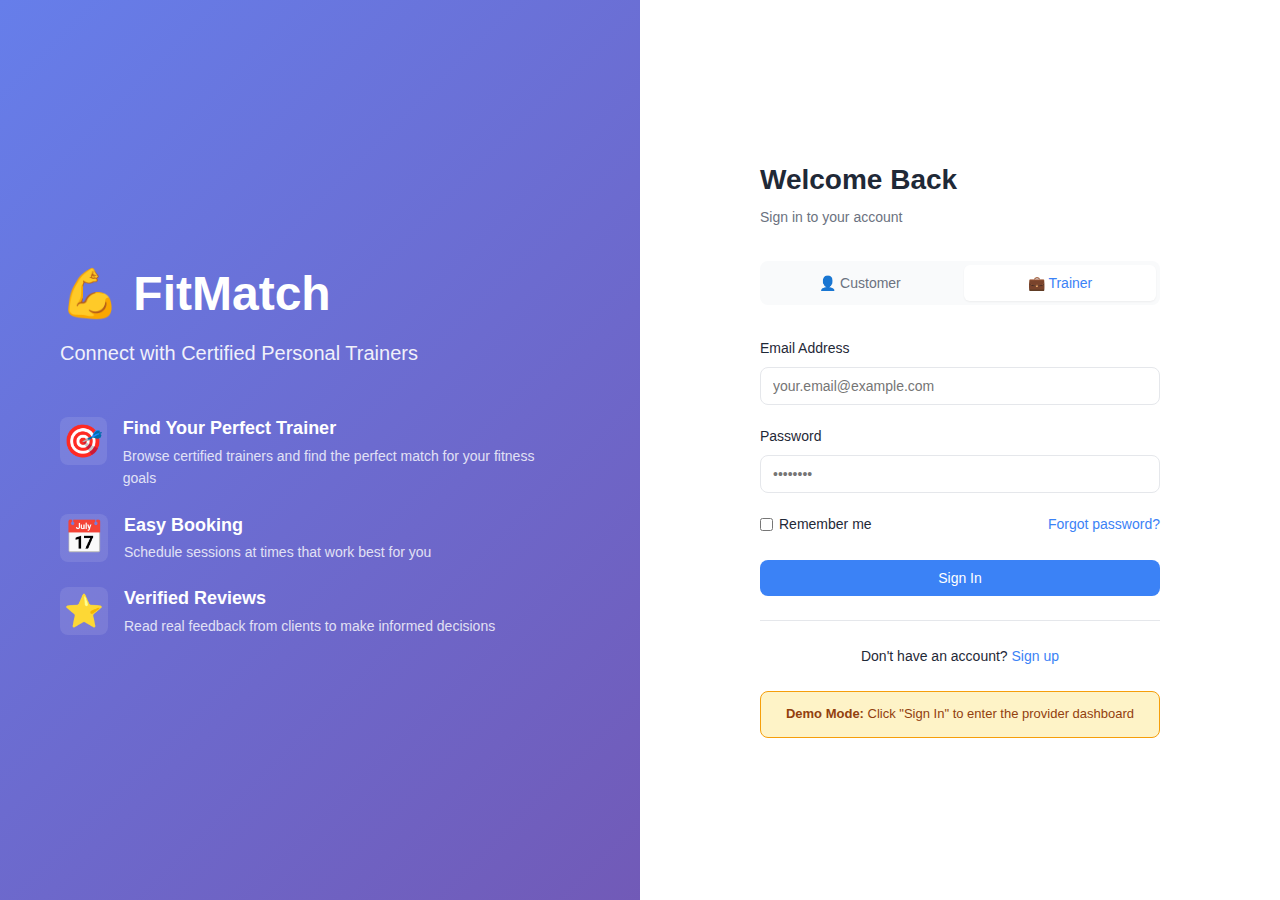
<file: index.html>
<!DOCTYPE html>
<html lang="en">
<head>
    <meta charset="UTF-8">
    <meta name="viewport" content="width=device-width, initial-scale=1.0">
    <title>FitMatch - Connect with Certified Trainers</title>
    <link rel="stylesheet" href="style.css">
</head>
<body class="login-page">
    <div class="login-container">
        <div class="login-left">
            <div class="login-content">
                <div class="logo-large">
                    <h1>💪 FitMatch</h1>
                    <p class="tagline">Connect with Certified Personal Trainers</p>
                </div>
                
                <div class="features">
                    <div class="feature-item">
                        <span class="feature-icon">🎯</span>
                        <div>
                            <h4>Find Your Perfect Trainer</h4>
                            <p>Browse certified trainers and find the perfect match for your fitness goals</p>
                        </div>
                    </div>
                    <div class="feature-item">
                        <span class="feature-icon">📅</span>
                        <div>
                            <h4>Easy Booking</h4>
                            <p>Schedule sessions at times that work best for you</p>
                        </div>
                    </div>
                    <div class="feature-item">
                        <span class="feature-icon">⭐</span>
                        <div>
                            <h4>Verified Reviews</h4>
                            <p>Read real feedback from clients to make informed decisions</p>
                        </div>
                    </div>
                </div>
            </div>
        </div>

        <div class="login-right">
            <div class="login-form-container">
                <h2>Welcome Back</h2>
                <p class="login-subtitle">Sign in to your account</p>

                <!-- Role Toggle -->
                <div class="role-toggle">
                    <button class="role-btn" onclick="switchRole('customer')">
                        👤 Customer
                    </button>
                    <button class="role-btn active" onclick="switchRole('provider')">
                        💼 Trainer
                    </button>
                </div>

                <!-- Login Form -->
                <form class="login-form" onsubmit="handleLogin(event)">
                    <div class="form-group">
                        <label for="email">Email Address</label>
                        <input type="email" id="email" placeholder="your.email@example.com" required>
                    </div>

                    <div class="form-group">
                        <label for="password">Password</label>
                        <input type="password" id="password" placeholder="••••••••" required>
                    </div>

                    <div class="form-options">
                        <label class="checkbox-label">
                            <input type="checkbox"> Remember me
                        </label>
                        <a href="#" class="forgot-link">Forgot password?</a>
                    </div>

                    <button type="submit" class="btn btn-primary btn-block">
                        Sign In
                    </button>
                </form>

                <div class="login-footer">
                    <p>Don't have an account? <a href="#" class="signup-link">Sign up</a></p>
                </div>

                <!-- Demo Note -->
                <div class="demo-note">
                    <p><strong>Demo Mode:</strong> Click "Sign In" to enter the provider dashboard</p>
                </div>
            </div>
        </div>
    </div>

    <script src="script.js"></script>
</body>
</html>
</file>
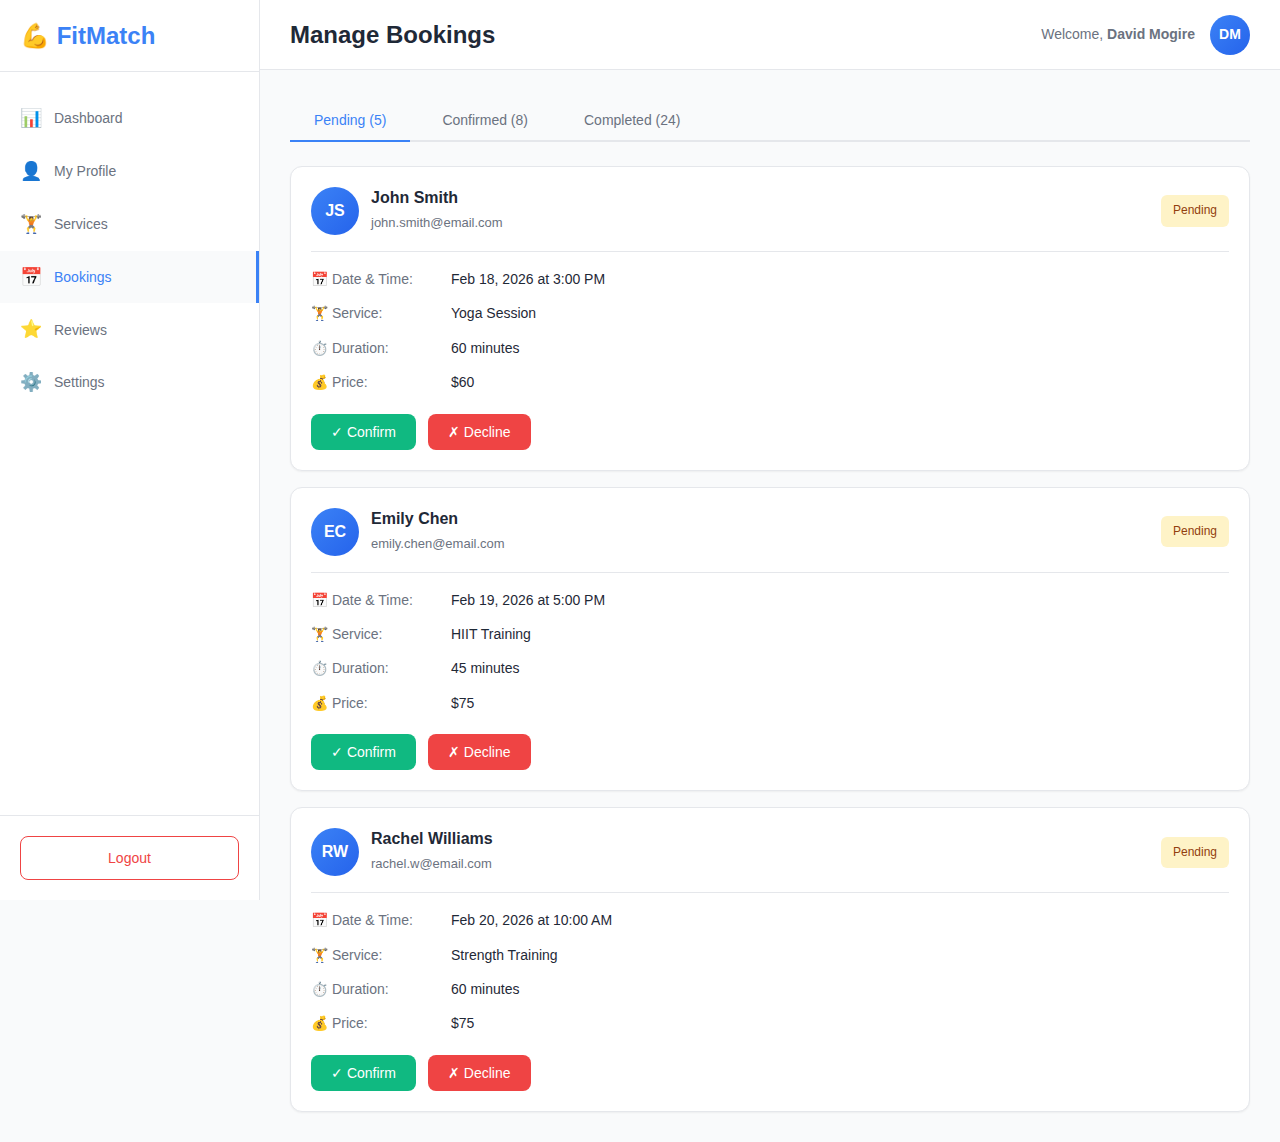
<file: bookings.html>
<!DOCTYPE html>
<html lang="en">
<head>
    <meta charset="UTF-8">
    <meta name="viewport" content="width=device-width, initial-scale=1.0">
    <title>Bookings - FitMatch Provider</title>
    <link rel="stylesheet" href="style.css">
</head>
<body>
    <div class="container">
        <!-- Sidebar Navigation -->
        <aside class="sidebar">
            <div class="logo">
                <h1>💪 FitMatch</h1>
            </div>
            <nav class="nav-menu">
                <a href="dashboard.html" class="nav-item">
                    <span class="icon">📊</span> Dashboard
                </a>
                <a href="profile.html" class="nav-item">
                    <span class="icon">👤</span> My Profile
                </a>
                <a href="services.html" class="nav-item">
                    <span class="icon">🏋️</span> Services
                </a>
                <a href="bookings.html" class="nav-item active">
                    <span class="icon">📅</span> Bookings
                </a>
                <a href="#" class="nav-item">
                    <span class="icon">⭐</span> Reviews
                </a>
                <a href="#" class="nav-item">
                    <span class="icon">⚙️</span> Settings
                </a>
            </nav>
            <div class="sidebar-footer">
                <a href="index.html" class="logout-btn">Logout</a>
            </div>
        </aside>

        <!-- Main Content -->
        <main class="main-content">
            <!-- Header -->
            <header class="header">
                <h2>Manage Bookings</h2>
                <div class="user-info">
                    <span>Welcome, <strong>David Mogire</strong></span>
                    <div class="avatar">DM</div>
                </div>
            </header>

            <!-- Bookings Content -->
            <div class="content">
                <!-- Tabs -->
                <div class="tabs">
                    <button class="tab-btn active" onclick="switchTab('pending')">
                        Pending (5)
                    </button>
                    <button class="tab-btn" onclick="switchTab('confirmed')">
                        Confirmed (8)
                    </button>
                    <button class="tab-btn" onclick="switchTab('completed')">
                        Completed (24)
                    </button>
                </div>

                <!-- Pending Tab -->
                <div id="pending" class="tab-content active">
                    <div class="bookings-list">
                        <div class="booking-card pending">
                            <div class="booking-header">
                                <div class="client-info">
                                    <div class="client-avatar">JS</div>
                                    <div>
                                        <h4>John Smith</h4>
                                        <p class="client-email">john.smith@email.com</p>
                                    </div>
                                </div>
                                <span class="booking-badge pending">Pending</span>
                            </div>
                            <div class="booking-details">
                                <div class="detail-row">
                                    <span class="label">📅 Date & Time:</span>
                                    <span>Feb 18, 2026 at 3:00 PM</span>
                                </div>
                                <div class="detail-row">
                                    <span class="label">🏋️ Service:</span>
                                    <span>Yoga Session</span>
                                </div>
                                <div class="detail-row">
                                    <span class="label">⏱️ Duration:</span>
                                    <span>60 minutes</span>
                                </div>
                                <div class="detail-row">
                                    <span class="label">💰 Price:</span>
                                    <span>$60</span>
                                </div>
                            </div>
                            <div class="booking-actions">
                                <button class="btn btn-success">✓ Confirm</button>
                                <button class="btn btn-danger">✗ Decline</button>
                            </div>
                        </div>

                        <div class="booking-card pending">
                            <div class="booking-header">
                                <div class="client-info">
                                    <div class="client-avatar">EC</div>
                                    <div>
                                        <h4>Emily Chen</h4>
                                        <p class="client-email">emily.chen@email.com</p>
                                    </div>
                                </div>
                                <span class="booking-badge pending">Pending</span>
                            </div>
                            <div class="booking-details">
                                <div class="detail-row">
                                    <span class="label">📅 Date & Time:</span>
                                    <span>Feb 19, 2026 at 5:00 PM</span>
                                </div>
                                <div class="detail-row">
                                    <span class="label">🏋️ Service:</span>
                                    <span>HIIT Training</span>
                                </div>
                                <div class="detail-row">
                                    <span class="label">⏱️ Duration:</span>
                                    <span>45 minutes</span>
                                </div>
                                <div class="detail-row">
                                    <span class="label">💰 Price:</span>
                                    <span>$75</span>
                                </div>
                            </div>
                            <div class="booking-actions">
                                <button class="btn btn-success">✓ Confirm</button>
                                <button class="btn btn-danger">✗ Decline</button>
                            </div>
                        </div>

                        <div class="booking-card pending">
                            <div class="booking-header">
                                <div class="client-info">
                                    <div class="client-avatar">RW</div>
                                    <div>
                                        <h4>Rachel Williams</h4>
                                        <p class="client-email">rachel.w@email.com</p>
                                    </div>
                                </div>
                                <span class="booking-badge pending">Pending</span>
                            </div>
                            <div class="booking-details">
                                <div class="detail-row">
                                    <span class="label">📅 Date & Time:</span>
                                    <span>Feb 20, 2026 at 10:00 AM</span>
                                </div>
                                <div class="detail-row">
                                    <span class="label">🏋️ Service:</span>
                                    <span>Strength Training</span>
                                </div>
                                <div class="detail-row">
                                    <span class="label">⏱️ Duration:</span>
                                    <span>60 minutes</span>
                                </div>
                                <div class="detail-row">
                                    <span class="label">💰 Price:</span>
                                    <span>$75</span>
                                </div>
                            </div>
                            <div class="booking-actions">
                                <button class="btn btn-success">✓ Confirm</button>
                                <button class="btn btn-danger">✗ Decline</button>
                            </div>
                        </div>
                    </div>
                </div>

                <!-- Confirmed Tab -->
                <div id="confirmed" class="tab-content">
                    <div class="bookings-list">
                        <div class="booking-card confirmed">
                            <div class="booking-header">
                                <div class="client-info">
                                    <div class="client-avatar">SJ</div>
                                    <div>
                                        <h4>Sarah Johnson</h4>
                                        <p class="client-email">sarah.j@email.com</p>
                                    </div>
                                </div>
                                <span class="booking-badge confirmed">Confirmed</span>
                            </div>
                            <div class="booking-details">
                                <div class="detail-row">
                                    <span class="label">📅 Date & Time:</span>
                                    <span>Today at 2:00 PM</span>
                                </div>
                                <div class="detail-row">
                                    <span class="label">🏋️ Service:</span>
                                    <span>Strength Training Session</span>
                                </div>
                                <div class="detail-row">
                                    <span class="label">⏱️ Duration:</span>
                                    <span>60 minutes</span>
                                </div>
                                <div class="detail-row">
                                    <span class="label">💰 Price:</span>
                                    <span>$75</span>
                                </div>
                            </div>
                            <div class="booking-actions">
                                <button class="btn btn-secondary">🔄 Reschedule</button>
                                <button class="btn btn-primary">✓ Mark Complete</button>
                            </div>
                        </div>

                        <div class="booking-card confirmed">
                            <div class="booking-header">
                                <div class="client-info">
                                    <div class="client-avatar">MC</div>
                                    <div>
                                        <h4>Michael Chen</h4>
                                        <p class="client-email">m.chen@email.com</p>
                                    </div>
                                </div>
                                <span class="booking-badge confirmed">Confirmed</span>
                            </div>
                            <div class="booking-details">
                                <div class="detail-row">
                                    <span class="label">📅 Date & Time:</span>
                                    <span>Today at 4:00 PM</span>
                                </div>
                                <div class="detail-row">
                                    <span class="label">🏋️ Service:</span>
                                    <span>HIIT Training</span>
                                </div>
                                <div class="detail-row">
                                    <span class="label">⏱️ Duration:</span>
                                    <span>45 minutes</span>
                                </div>
                                <div class="detail-row">
                                    <span class="label">💰 Price:</span>
                                    <span>$75</span>
                                </div>
                            </div>
                            <div class="booking-actions">
                                <button class="btn btn-secondary">🔄 Reschedule</button>
                                <button class="btn btn-primary">✓ Mark Complete</button>
                            </div>
                        </div>
                    </div>
                </div>

                <!-- Completed Tab -->
                <div id="completed" class="tab-content">
                    <div class="bookings-list">
                        <div class="booking-card completed">
                            <div class="booking-header">
                                <div class="client-info">
                                    <div class="client-avatar">ED</div>
                                    <div>
                                        <h4>Emma Davis</h4>
                                        <p class="client-email">emma.d@email.com</p>
                                    </div>
                                </div>
                                <span class="booking-badge completed">Completed</span>
                            </div>
                            <div class="booking-details">
                                <div class="detail-row">
                                    <span class="label">📅 Date & Time:</span>
                                    <span>Feb 14, 2026 at 6:00 PM</span>
                                </div>
                                <div class="detail-row">
                                    <span class="label">🏋️ Service:</span>
                                    <span>Weight Loss Program</span>
                                </div>
                                <div class="detail-row">
                                    <span class="label">⏱️ Duration:</span>
                                    <span>60 minutes</span>
                                </div>
                                <div class="detail-row">
                                    <span class="label">💰 Price:</span>
                                    <span>$75</span>
                                </div>
                            </div>
                            <div class="booking-actions">
                                <button class="btn btn-secondary">📋 View Details</button>
                            </div>
                        </div>
                    </div>
                </div>
            </div>
        </main>
    </div>

    <script src="script.js"></script>
</body>
</html>
</file>
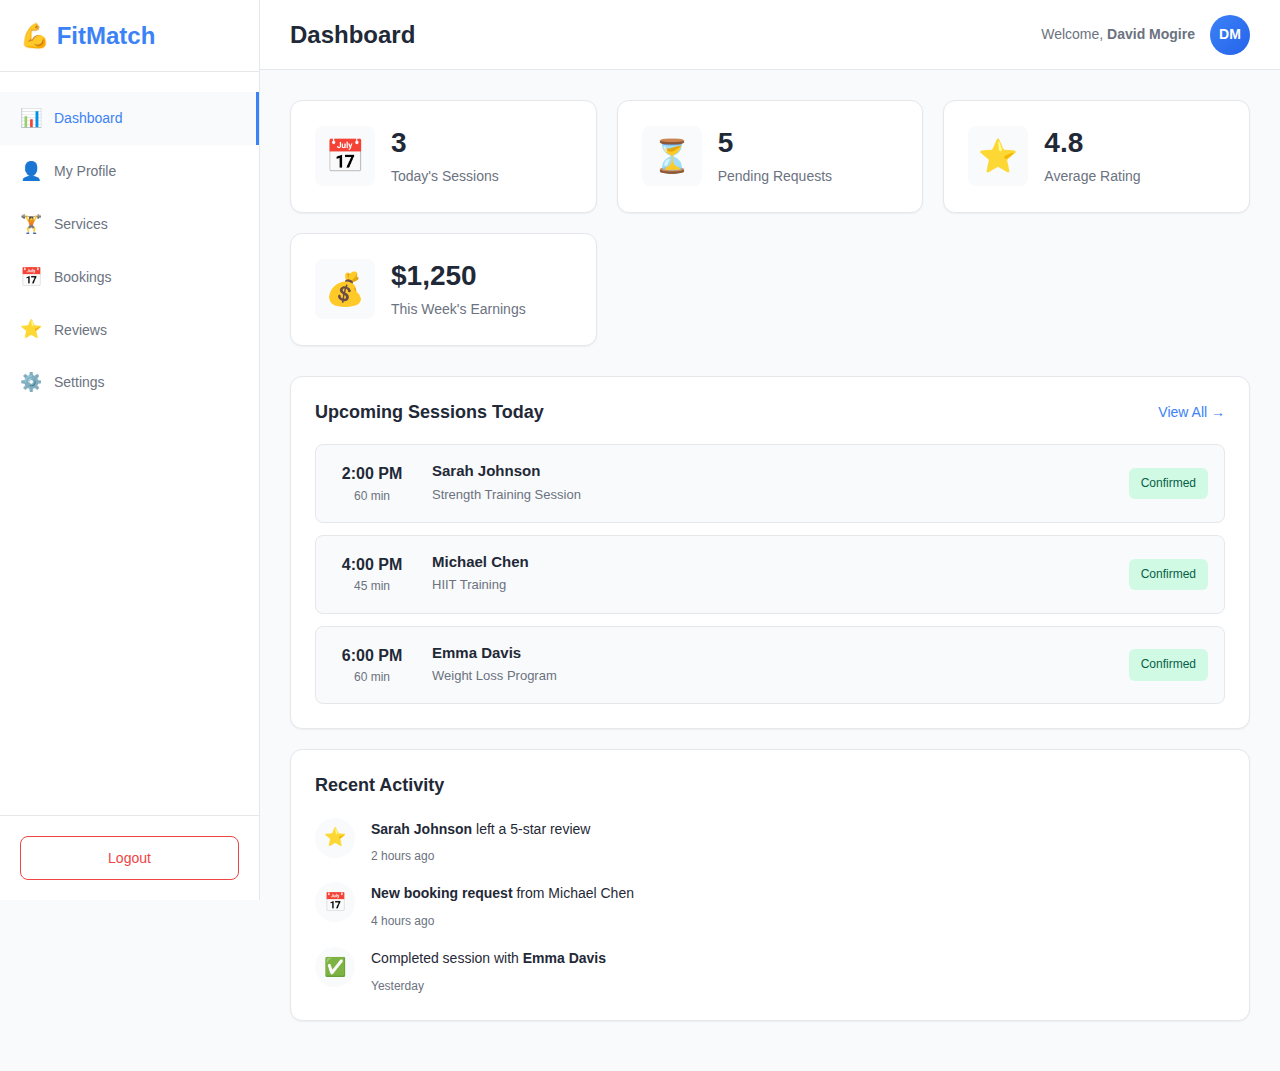
<file: dashboard.html>
<!DOCTYPE html>
<html lang="en">
<head>
    <meta charset="UTF-8">
    <meta name="viewport" content="width=device-width, initial-scale=1.0">
    <title>Dashboard - FitMatch Provider</title>
    <link rel="stylesheet" href="style.css">
</head>
<body>
    <div class="container">
        <!-- Sidebar Navigation -->
        <aside class="sidebar">
            <div class="logo">
                <h1>💪 FitMatch</h1>
            </div>
            <nav class="nav-menu">
                <a href="dashboard.html" class="nav-item active">
                    <span class="icon">📊</span> Dashboard
                </a>
                <a href="profile.html" class="nav-item">
                    <span class="icon">👤</span> My Profile
                </a>
                <a href="services.html" class="nav-item">
                    <span class="icon">🏋️</span> Services
                </a>
                <a href="bookings.html" class="nav-item">
                    <span class="icon">📅</span> Bookings
                </a>
                <a href="#" class="nav-item">
                    <span class="icon">⭐</span> Reviews
                </a>
                <a href="#" class="nav-item">
                    <span class="icon">⚙️</span> Settings
                </a>
            </nav>
            <div class="sidebar-footer">
                <a href="index.html" class="logout-btn">Logout</a>
            </div>
        </aside>

        <!-- Main Content -->
        <main class="main-content">
            <!-- Header -->
            <header class="header">
                <h2>Dashboard</h2>
                <div class="user-info">
                    <span>Welcome, <strong>David Mogire</strong></span>
                    <div class="avatar">DM</div>
                </div>
            </header>

            <!-- Dashboard Content -->
            <div class="content">
                <!-- Stats Cards -->
                <div class="stats-grid">
                    <div class="stat-card">
                        <div class="stat-icon">📅</div>
                        <div class="stat-info">
                            <h3>3</h3>
                            <p>Today's Sessions</p>
                        </div>
                    </div>
                    <div class="stat-card">
                        <div class="stat-icon">⏳</div>
                        <div class="stat-info">
                            <h3>5</h3>
                            <p>Pending Requests</p>
                        </div>
                    </div>
                    <div class="stat-card">
                        <div class="stat-icon">⭐</div>
                        <div class="stat-info">
                            <h3>4.8</h3>
                            <p>Average Rating</p>
                        </div>
                    </div>
                    <div class="stat-card">
                        <div class="stat-icon">💰</div>
                        <div class="stat-info">
                            <h3>$1,250</h3>
                            <p>This Week's Earnings</p>
                        </div>
                    </div>
                </div>

                <!-- Upcoming Sessions -->
                <div class="section">
                    <div class="section-header">
                        <h3>Upcoming Sessions Today</h3>
                        <a href="bookings.html" class="link-btn">View All →</a>
                    </div>
                    <div class="sessions-list">
                        <div class="session-card">
                            <div class="session-time">
                                <div class="time">2:00 PM</div>
                                <div class="duration">60 min</div>
                            </div>
                            <div class="session-info">
                                <h4>Sarah Johnson</h4>
                                <p>Strength Training Session</p>
                            </div>
                            <div class="session-status confirmed">Confirmed</div>
                        </div>
                        <div class="session-card">
                            <div class="session-time">
                                <div class="time">4:00 PM</div>
                                <div class="duration">45 min</div>
                            </div>
                            <div class="session-info">
                                <h4>Michael Chen</h4>
                                <p>HIIT Training</p>
                            </div>
                            <div class="session-status confirmed">Confirmed</div>
                        </div>
                        <div class="session-card">
                            <div class="session-time">
                                <div class="time">6:00 PM</div>
                                <div class="duration">60 min</div>
                            </div>
                            <div class="session-info">
                                <h4>Emma Davis</h4>
                                <p>Weight Loss Program</p>
                            </div>
                            <div class="session-status confirmed">Confirmed</div>
                        </div>
                    </div>
                </div>

                <!-- Recent Activity -->
                <div class="section">
                    <div class="section-header">
                        <h3>Recent Activity</h3>
                    </div>
                    <div class="activity-list">
                        <div class="activity-item">
                            <div class="activity-icon">⭐</div>
                            <div class="activity-content">
                                <p><strong>Sarah Johnson</strong> left a 5-star review</p>
                                <span class="activity-time">2 hours ago</span>
                            </div>
                        </div>
                        <div class="activity-item">
                            <div class="activity-icon">📅</div>
                            <div class="activity-content">
                                <p><strong>New booking request</strong> from Michael Chen</p>
                                <span class="activity-time">4 hours ago</span>
                            </div>
                        </div>
                        <div class="activity-item">
                            <div class="activity-icon">✅</div>
                            <div class="activity-content">
                                <p>Completed session with <strong>Emma Davis</strong></p>
                                <span class="activity-time">Yesterday</span>
                            </div>
                        </div>
                    </div>
                </div>
            </div>
        </main>
    </div>
</body>
</html>
</file>
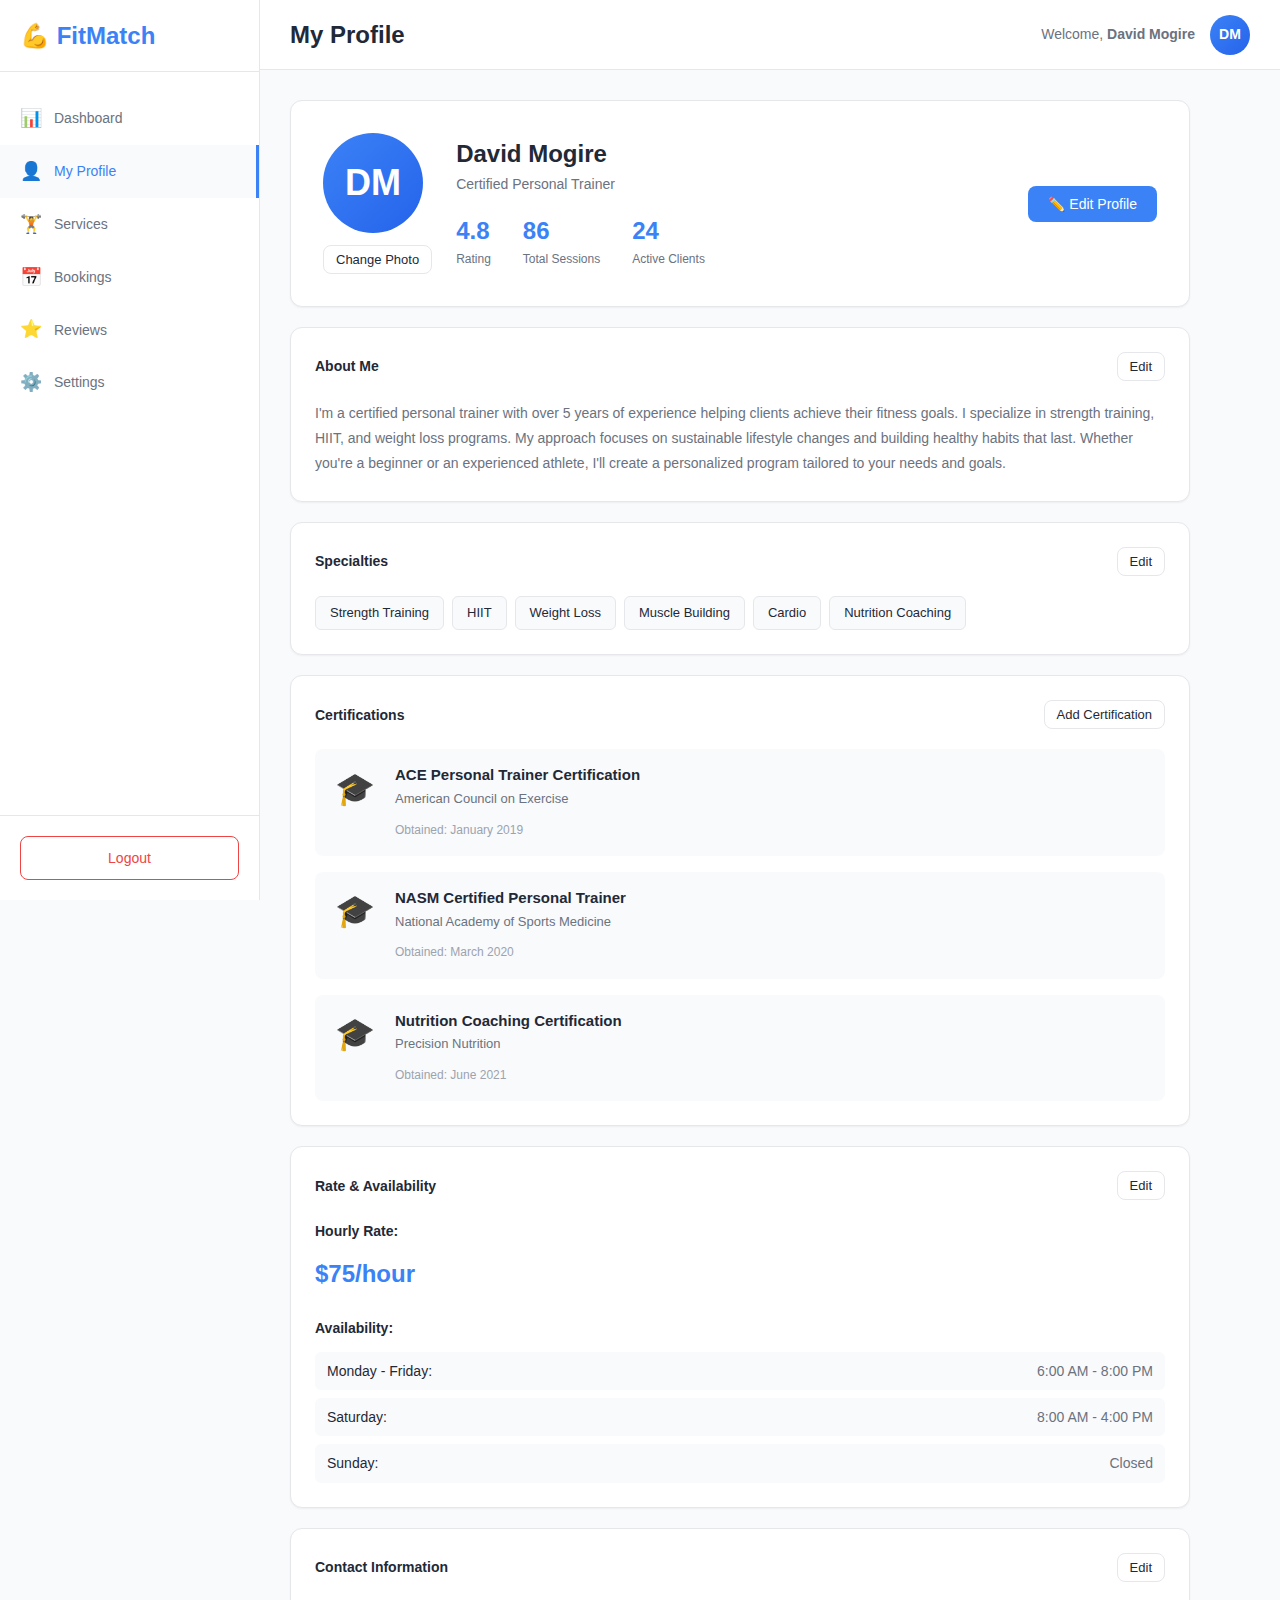
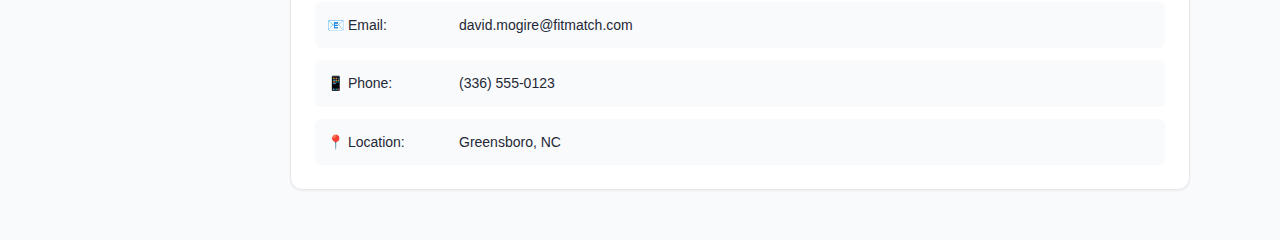
<file: profile.html>
<!DOCTYPE html>
<html lang="en">
<head>
    <meta charset="UTF-8">
    <meta name="viewport" content="width=device-width, initial-scale=1.0">
    <title>My Profile - FitMatch Provider</title>
    <link rel="stylesheet" href="style.css">
</head>
<body>
    <div class="container">
        <!-- Sidebar Navigation -->
        <aside class="sidebar">
            <div class="logo">
                <h1>💪 FitMatch</h1>
            </div>
            <nav class="nav-menu">
                <a href="dashboard.html" class="nav-item">
                    <span class="icon">📊</span> Dashboard
                </a>
                <a href="profile.html" class="nav-item active">
                    <span class="icon">👤</span> My Profile
                </a>
                <a href="services.html" class="nav-item">
                    <span class="icon">🏋️</span> Services
                </a>
                <a href="bookings.html" class="nav-item">
                    <span class="icon">📅</span> Bookings
                </a>
                <a href="#" class="nav-item">
                    <span class="icon">⭐</span> Reviews
                </a>
                <a href="#" class="nav-item">
                    <span class="icon">⚙️</span> Settings
                </a>
            </nav>
            <div class="sidebar-footer">
                <a href="index.html" class="logout-btn">Logout</a>
            </div>
        </aside>

        <!-- Main Content -->
        <main class="main-content">
            <!-- Header -->
            <header class="header">
                <h2>My Profile</h2>
                <div class="user-info">
                    <span>Welcome, <strong>David Mogire</strong></span>
                    <div class="avatar">DM</div>
                </div>
            </header>

            <!-- Profile Content -->
            <div class="content">
                <div class="profile-layout">
                    <!-- Profile Header Card -->
                    <div class="profile-header-card">
                        <div class="profile-photo-section">
                            <div class="profile-photo">
                                <div class="photo-placeholder">DM</div>
                            </div>
                            <button class="btn btn-sm btn-secondary">Change Photo</button>
                        </div>
                        <div class="profile-info-section">
                            <h3>David Mogire</h3>
                            <p class="profile-title">Certified Personal Trainer</p>
                            <div class="profile-stats">
                                <div class="stat">
                                    <span class="stat-value">4.8</span>
                                    <span class="stat-label">Rating</span>
                                </div>
                                <div class="stat">
                                    <span class="stat-value">86</span>
                                    <span class="stat-label">Total Sessions</span>
                                </div>
                                <div class="stat">
                                    <span class="stat-value">24</span>
                                    <span class="stat-label">Active Clients</span>
                                </div>
                            </div>
                        </div>
                        <div class="profile-actions">
                            <button class="btn btn-primary">✏️ Edit Profile</button>
                        </div>
                    </div>

                    <!-- About Section -->
                    <div class="profile-section">
                        <div class="section-header">
                            <h4>About Me</h4>
                            <button class="btn btn-sm btn-secondary">Edit</button>
                        </div>
                        <p class="profile-bio">
                            I'm a certified personal trainer with over 5 years of experience helping clients achieve their fitness goals. 
                            I specialize in strength training, HIIT, and weight loss programs. My approach focuses on sustainable lifestyle 
                            changes and building healthy habits that last. Whether you're a beginner or an experienced athlete, I'll create 
                            a personalized program tailored to your needs and goals.
                        </p>
                    </div>

                    <!-- Specialties Section -->
                    <div class="profile-section">
                        <div class="section-header">
                            <h4>Specialties</h4>
                            <button class="btn btn-sm btn-secondary">Edit</button>
                        </div>
                        <div class="tags-list">
                            <span class="tag">Strength Training</span>
                            <span class="tag">HIIT</span>
                            <span class="tag">Weight Loss</span>
                            <span class="tag">Muscle Building</span>
                            <span class="tag">Cardio</span>
                            <span class="tag">Nutrition Coaching</span>
                        </div>
                    </div>

                    <!-- Certifications Section -->
                    <div class="profile-section">
                        <div class="section-header">
                            <h4>Certifications</h4>
                            <button class="btn btn-sm btn-secondary">Add Certification</button>
                        </div>
                        <div class="certifications-list">
                            <div class="certification-item">
                                <div class="cert-icon">🎓</div>
                                <div class="cert-info">
                                    <h5>ACE Personal Trainer Certification</h5>
                                    <p>American Council on Exercise</p>
                                    <span class="cert-date">Obtained: January 2019</span>
                                </div>
                            </div>
                            <div class="certification-item">
                                <div class="cert-icon">🎓</div>
                                <div class="cert-info">
                                    <h5>NASM Certified Personal Trainer</h5>
                                    <p>National Academy of Sports Medicine</p>
                                    <span class="cert-date">Obtained: March 2020</span>
                                </div>
                            </div>
                            <div class="certification-item">
                                <div class="cert-icon">🎓</div>
                                <div class="cert-info">
                                    <h5>Nutrition Coaching Certification</h5>
                                    <p>Precision Nutrition</p>
                                    <span class="cert-date">Obtained: June 2021</span>
                                </div>
                            </div>
                        </div>
                    </div>

                    <!-- Rate & Availability Section -->
                    <div class="profile-section">
                        <div class="section-header">
                            <h4>Rate & Availability</h4>
                            <button class="btn btn-sm btn-secondary">Edit</button>
                        </div>
                        <div class="rate-availability">
                            <div class="rate-info">
                                <label>Hourly Rate:</label>
                                <span class="rate-value">$75/hour</span>
                            </div>
                            <div class="availability-info">
                                <label>Availability:</label>
                                <div class="availability-schedule">
                                    <div class="schedule-item">
                                        <span class="day">Monday - Friday:</span>
                                        <span class="time">6:00 AM - 8:00 PM</span>
                                    </div>
                                    <div class="schedule-item">
                                        <span class="day">Saturday:</span>
                                        <span class="time">8:00 AM - 4:00 PM</span>
                                    </div>
                                    <div class="schedule-item">
                                        <span class="day">Sunday:</span>
                                        <span class="time">Closed</span>
                                    </div>
                                </div>
                            </div>
                        </div>
                    </div>

                    <!-- Contact Information -->
                    <div class="profile-section">
                        <div class="section-header">
                            <h4>Contact Information</h4>
                            <button class="btn btn-sm btn-secondary">Edit</button>
                        </div>
                        <div class="contact-info">
                            <div class="contact-item">
                                <span class="contact-label">📧 Email:</span>
                                <span>david.mogire@fitmatch.com</span>
                            </div>
                            <div class="contact-item">
                                <span class="contact-label">📱 Phone:</span>
                                <span>(336) 555-0123</span>
                            </div>
                            <div class="contact-item">
                                <span class="contact-label">📍 Location:</span>
                                <span>Greensboro, NC</span>
                            </div>
                        </div>
                    </div>
                </div>
            </div>
        </main>
    </div>

    <script src="script.js"></script>
</body>
</html>
</file>
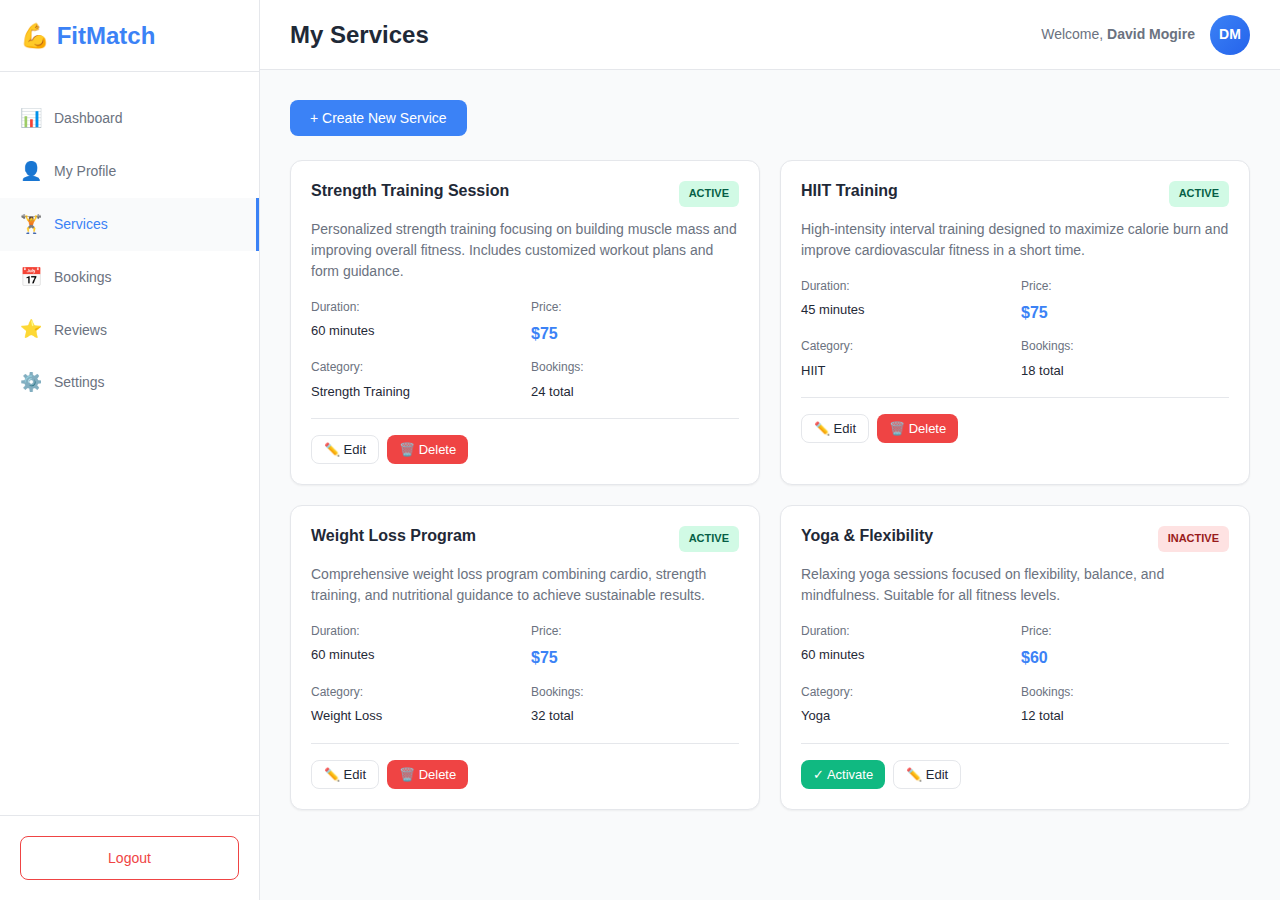
<file: services.html>
<!DOCTYPE html>
<html lang="en">
<head>
    <meta charset="UTF-8">
    <meta name="viewport" content="width=device-width, initial-scale=1.0">
    <title>Services - FitMatch Provider</title>
    <link rel="stylesheet" href="style.css">
</head>
<body>
    <div class="container">
        <!-- Sidebar Navigation -->
        <aside class="sidebar">
            <div class="logo">
                <h1>💪 FitMatch</h1>
            </div>
            <nav class="nav-menu">
                <a href="dashboard.html" class="nav-item">
                    <span class="icon">📊</span> Dashboard
                </a>
                <a href="profile.html" class="nav-item">
                    <span class="icon">👤</span> My Profile
                </a>
                <a href="services.html" class="nav-item active">
                    <span class="icon">🏋️</span> Services
                </a>
                <a href="bookings.html" class="nav-item">
                    <span class="icon">📅</span> Bookings
                </a>
                <a href="#" class="nav-item">
                    <span class="icon">⭐</span> Reviews
                </a>
                <a href="#" class="nav-item">
                    <span class="icon">⚙️</span> Settings
                </a>
            </nav>
            <div class="sidebar-footer">
                <a href="index.html" class="logout-btn">Logout</a>
            </div>
        </aside>

        <!-- Main Content -->
        <main class="main-content">
            <!-- Header -->
            <header class="header">
                <h2>My Services</h2>
                <div class="user-info">
                    <span>Welcome, <strong>David Mogire</strong></span>
                    <div class="avatar">DM</div>
                </div>
            </header>

            <!-- Services Content -->
            <div class="content">
                <!-- Action Button -->
                <div class="page-actions">
                    <button class="btn btn-primary" onclick="toggleServiceForm()">
                        + Create New Service
                    </button>
                </div>

                <!-- Create Service Form (Initially Hidden) -->
                <div id="serviceForm" class="service-form" style="display: none;">
                    <div class="form-header">
                        <h3>Create New Service</h3>
                        <button class="close-btn" onclick="toggleServiceForm()">✕</button>
                    </div>
                    <form>
                        <div class="form-group">
                            <label for="serviceName">Service Name *</label>
                            <input type="text" id="serviceName" placeholder="e.g., Personal Training Session" required>
                        </div>

                        <div class="form-group">
                            <label for="description">Description *</label>
                            <textarea id="description" rows="4" placeholder="Describe what this service includes..." required></textarea>
                        </div>

                        <div class="form-row">
                            <div class="form-group">
                                <label for="duration">Duration *</label>
                                <select id="duration" required>
                                    <option value="">Select duration</option>
                                    <option value="30">30 minutes</option>
                                    <option value="45">45 minutes</option>
                                    <option value="60">60 minutes</option>
                                    <option value="90">90 minutes</option>
                                </select>
                            </div>

                            <div class="form-group">
                                <label for="price">Price per Session *</label>
                                <div class="input-with-prefix">
                                    <span class="prefix">$</span>
                                    <input type="number" id="price" placeholder="75" required>
                                </div>
                            </div>
                        </div>

                        <div class="form-group">
                            <label for="category">Category *</label>
                            <select id="category" required>
                                <option value="">Select category</option>
                                <option value="strength">Strength Training</option>
                                <option value="cardio">Cardio</option>
                                <option value="yoga">Yoga</option>
                                <option value="hiit">HIIT</option>
                                <option value="weight-loss">Weight Loss</option>
                                <option value="nutrition">Nutrition Coaching</option>
                            </select>
                        </div>

                        <div class="form-actions">
                            <button type="button" class="btn btn-secondary" onclick="toggleServiceForm()">Cancel</button>
                            <button type="submit" class="btn btn-primary">Create Service</button>
                        </div>
                    </form>
                </div>

                <!-- Services List -->
                <div class="services-grid">
                    <div class="service-card">
                        <div class="service-header">
                            <h4>Strength Training Session</h4>
                            <span class="status-badge active">Active</span>
                        </div>
                        <p class="service-description">
                            Personalized strength training focusing on building muscle mass and improving overall fitness. Includes customized workout plans and form guidance.
                        </p>
                        <div class="service-meta">
                            <div class="meta-item">
                                <span class="label">Duration:</span>
                                <span>60 minutes</span>
                            </div>
                            <div class="meta-item">
                                <span class="label">Price:</span>
                                <span class="price">$75</span>
                            </div>
                            <div class="meta-item">
                                <span class="label">Category:</span>
                                <span>Strength Training</span>
                            </div>
                            <div class="meta-item">
                                <span class="label">Bookings:</span>
                                <span>24 total</span>
                            </div>
                        </div>
                        <div class="service-actions">
                            <button class="btn btn-sm btn-secondary">✏️ Edit</button>
                            <button class="btn btn-sm btn-danger">🗑️ Delete</button>
                        </div>
                    </div>

                    <div class="service-card">
                        <div class="service-header">
                            <h4>HIIT Training</h4>
                            <span class="status-badge active">Active</span>
                        </div>
                        <p class="service-description">
                            High-intensity interval training designed to maximize calorie burn and improve cardiovascular fitness in a short time.
                        </p>
                        <div class="service-meta">
                            <div class="meta-item">
                                <span class="label">Duration:</span>
                                <span>45 minutes</span>
                            </div>
                            <div class="meta-item">
                                <span class="label">Price:</span>
                                <span class="price">$75</span>
                            </div>
                            <div class="meta-item">
                                <span class="label">Category:</span>
                                <span>HIIT</span>
                            </div>
                            <div class="meta-item">
                                <span class="label">Bookings:</span>
                                <span>18 total</span>
                            </div>
                        </div>
                        <div class="service-actions">
                            <button class="btn btn-sm btn-secondary">✏️ Edit</button>
                            <button class="btn btn-sm btn-danger">🗑️ Delete</button>
                        </div>
                    </div>

                    <div class="service-card">
                        <div class="service-header">
                            <h4>Weight Loss Program</h4>
                            <span class="status-badge active">Active</span>
                        </div>
                        <p class="service-description">
                            Comprehensive weight loss program combining cardio, strength training, and nutritional guidance to achieve sustainable results.
                        </p>
                        <div class="service-meta">
                            <div class="meta-item">
                                <span class="label">Duration:</span>
                                <span>60 minutes</span>
                            </div>
                            <div class="meta-item">
                                <span class="label">Price:</span>
                                <span class="price">$75</span>
                            </div>
                            <div class="meta-item">
                                <span class="label">Category:</span>
                                <span>Weight Loss</span>
                            </div>
                            <div class="meta-item">
                                <span class="label">Bookings:</span>
                                <span>32 total</span>
                            </div>
                        </div>
                        <div class="service-actions">
                            <button class="btn btn-sm btn-secondary">✏️ Edit</button>
                            <button class="btn btn-sm btn-danger">🗑️ Delete</button>
                        </div>
                    </div>

                    <div class="service-card">
                        <div class="service-header">
                            <h4>Yoga & Flexibility</h4>
                            <span class="status-badge inactive">Inactive</span>
                        </div>
                        <p class="service-description">
                            Relaxing yoga sessions focused on flexibility, balance, and mindfulness. Suitable for all fitness levels.
                        </p>
                        <div class="service-meta">
                            <div class="meta-item">
                                <span class="label">Duration:</span>
                                <span>60 minutes</span>
                            </div>
                            <div class="meta-item">
                                <span class="label">Price:</span>
                                <span class="price">$60</span>
                            </div>
                            <div class="meta-item">
                                <span class="label">Category:</span>
                                <span>Yoga</span>
                            </div>
                            <div class="meta-item">
                                <span class="label">Bookings:</span>
                                <span>12 total</span>
                            </div>
                        </div>
                        <div class="service-actions">
                            <button class="btn btn-sm btn-success">✓ Activate</button>
                            <button class="btn btn-sm btn-secondary">✏️ Edit</button>
                        </div>
                    </div>
                </div>
            </div>
        </main>
    </div>

    <script src="script.js"></script>
</body>
</html>
</file>
<file: style.css>
/* ===== CSS Variables ===== */
:root {
    --primary-color: #3B82F6;
    --primary-dark: #2563EB;
    --success-color: #10B981;
    --danger-color: #EF4444;
    --warning-color: #F59E0B;
    --secondary-color: #6B7280;
    --bg-color: #F9FAFB;
    --bg-dark: #F3F4F6;
    --text-primary: #1F2937;
    --text-secondary: #6B7280;
    --text-light: #9CA3AF;
    --border-color: #E5E7EB;
    --white: #FFFFFF;
    --sidebar-width: 260px;
    --header-height: 70px;
    --shadow-sm: 0 1px 2px 0 rgba(0, 0, 0, 0.05);
    --shadow-md: 0 4px 6px -1px rgba(0, 0, 0, 0.1);
    --shadow-lg: 0 10px 15px -3px rgba(0, 0, 0, 0.1);
    --radius-sm: 6px;
    --radius-md: 8px;
    --radius-lg: 12px;
}

/* ===== Reset & Base Styles ===== */
* {
    margin: 0;
    padding: 0;
    box-sizing: border-box;
}

body {
    font-family: -apple-system, BlinkMacSystemFont, 'Segoe UI', Roboto, 'Helvetica Neue', Arial, sans-serif;
    color: var(--text-primary);
    background-color: var(--bg-color);
    line-height: 1.6;
    font-size: 14px;
}

h1, h2, h3, h4, h5, h6 {
    font-weight: 600;
    line-height: 1.3;
}

a {
    text-decoration: none;
    color: var(--primary-color);
}

/* ===== Container Layout ===== */
.container {
    display: flex;
    min-height: 100vh;
}

/* ===== Sidebar ===== */
.sidebar {
    width: var(--sidebar-width);
    background: var(--white);
    border-right: 1px solid var(--border-color);
    display: flex;
    flex-direction: column;
    position: fixed;
    height: 100vh;
    z-index: 100;
}

.logo {
    padding: 20px;
    border-bottom: 1px solid var(--border-color);
}

.logo h1 {
    font-size: 24px;
    color: var(--primary-color);
    display: flex;
    align-items: center;
    gap: 8px;
}

.nav-menu {
    flex: 1;
    padding: 20px 0;
    overflow-y: auto;
}

.nav-item {
    display: flex;
    align-items: center;
    padding: 12px 20px;
    color: var(--text-secondary);
    transition: all 0.2s;
    font-size: 14px;
    font-weight: 500;
}

.nav-item .icon {
    margin-right: 12px;
    font-size: 18px;
}

.nav-item:hover {
    background-color: var(--bg-color);
    color: var(--text-primary);
}

.nav-item.active {
    background-color: var(--bg-color);
    color: var(--primary-color);
    border-right: 3px solid var(--primary-color);
}

.sidebar-footer {
    padding: 20px;
    border-top: 1px solid var(--border-color);
}

.logout-btn {
    display: block;
    width: 100%;
    padding: 10px;
    text-align: center;
    color: var(--danger-color);
    border: 1px solid var(--danger-color);
    border-radius: var(--radius-md);
    font-weight: 500;
    transition: all 0.2s;
}

.logout-btn:hover {
    background-color: var(--danger-color);
    color: var(--white);
}

/* ===== Main Content ===== */
.main-content {
    flex: 1;
    margin-left: var(--sidebar-width);
    display: flex;
    flex-direction: column;
}

.header {
    height: var(--header-height);
    background: var(--white);
    border-bottom: 1px solid var(--border-color);
    display: flex;
    align-items: center;
    justify-content: space-between;
    padding: 0 30px;
    position: sticky;
    top: 0;
    z-index: 50;
}

.header h2 {
    font-size: 24px;
    color: var(--text-primary);
}

.user-info {
    display: flex;
    align-items: center;
    gap: 15px;
}

.user-info span {
    color: var(--text-secondary);
    font-size: 14px;
}

.avatar {
    width: 40px;
    height: 40px;
    border-radius: 50%;
    background: linear-gradient(135deg, var(--primary-color), var(--primary-dark));
    color: var(--white);
    display: flex;
    align-items: center;
    justify-content: center;
    font-weight: 600;
    font-size: 14px;
}

.content {
    padding: 30px;
    flex: 1;
}

/* ===== Stats Grid ===== */
.stats-grid {
    display: grid;
    grid-template-columns: repeat(auto-fit, minmax(250px, 1fr));
    gap: 20px;
    margin-bottom: 30px;
}

.stat-card {
    background: var(--white);
    padding: 24px;
    border-radius: var(--radius-lg);
    box-shadow: var(--shadow-sm);
    border: 1px solid var(--border-color);
    display: flex;
    align-items: center;
    gap: 16px;
}

.stat-icon {
    font-size: 32px;
    width: 60px;
    height: 60px;
    display: flex;
    align-items: center;
    justify-content: center;
    background: var(--bg-color);
    border-radius: var(--radius-md);
}

.stat-info h3 {
    font-size: 28px;
    color: var(--text-primary);
    margin-bottom: 4px;
}

.stat-info p {
    color: var(--text-secondary);
    font-size: 14px;
}

/* ===== Sections ===== */
.section {
    background: var(--white);
    padding: 24px;
    border-radius: var(--radius-lg);
    box-shadow: var(--shadow-sm);
    border: 1px solid var(--border-color);
    margin-bottom: 20px;
}

.section-header {
    display: flex;
    align-items: center;
    justify-content: space-between;
    margin-bottom: 20px;
}

.section-header h3 {
    font-size: 18px;
    color: var(--text-primary);
}

.link-btn {
    color: var(--primary-color);
    font-size: 14px;
    font-weight: 500;
}

/* ===== Sessions List ===== */
.sessions-list {
    display: flex;
    flex-direction: column;
    gap: 12px;
}

.session-card {
    display: flex;
    align-items: center;
    gap: 20px;
    padding: 16px;
    border: 1px solid var(--border-color);
    border-radius: var(--radius-md);
    background: var(--bg-color);
}

.session-time {
    text-align: center;
    min-width: 80px;
}

.session-time .time {
    font-weight: 600;
    font-size: 16px;
    color: var(--text-primary);
}

.session-time .duration {
    font-size: 12px;
    color: var(--text-secondary);
}

.session-info {
    flex: 1;
}

.session-info h4 {
    font-size: 15px;
    margin-bottom: 4px;
}

.session-info p {
    font-size: 13px;
    color: var(--text-secondary);
}

.session-status {
    padding: 6px 12px;
    border-radius: var(--radius-sm);
    font-size: 12px;
    font-weight: 500;
}

.session-status.confirmed {
    background: #D1FAE5;
    color: #065F46;
}

/* ===== Activity List ===== */
.activity-list {
    display: flex;
    flex-direction: column;
    gap: 16px;
}

.activity-item {
    display: flex;
    align-items: flex-start;
    gap: 16px;
}

.activity-icon {
    width: 40px;
    height: 40px;
    background: var(--bg-color);
    border-radius: 50%;
    display: flex;
    align-items: center;
    justify-content: center;
    font-size: 18px;
}

.activity-content {
    flex: 1;
}

.activity-content p {
    font-size: 14px;
    color: var(--text-primary);
    margin-bottom: 4px;
}

.activity-time {
    font-size: 12px;
    color: var(--text-secondary);
}

/* ===== Tabs ===== */
.tabs {
    display: flex;
    gap: 8px;
    margin-bottom: 24px;
    border-bottom: 2px solid var(--border-color);
}

.tab-btn {
    padding: 12px 24px;
    border: none;
    background: none;
    color: var(--text-secondary);
    font-size: 14px;
    font-weight: 500;
    cursor: pointer;
    transition: all 0.2s;
    border-bottom: 2px solid transparent;
    margin-bottom: -2px;
}

.tab-btn:hover {
    color: var(--text-primary);
}

.tab-btn.active {
    color: var(--primary-color);
    border-bottom-color: var(--primary-color);
}

.tab-content {
    display: none;
}

.tab-content.active {
    display: block;
}

/* ===== Bookings ===== */
.bookings-list {
    display: flex;
    flex-direction: column;
    gap: 16px;
}

.booking-card {
    background: var(--white);
    border: 1px solid var(--border-color);
    border-radius: var(--radius-lg);
    padding: 20px;
    box-shadow: var(--shadow-sm);
}

.booking-header {
    display: flex;
    align-items: center;
    justify-content: space-between;
    margin-bottom: 16px;
    padding-bottom: 16px;
    border-bottom: 1px solid var(--border-color);
}

.client-info {
    display: flex;
    align-items: center;
    gap: 12px;
}

.client-avatar {
    width: 48px;
    height: 48px;
    border-radius: 50%;
    background: linear-gradient(135deg, var(--primary-color), var(--primary-dark));
    color: var(--white);
    display: flex;
    align-items: center;
    justify-content: center;
    font-weight: 600;
    font-size: 16px;
}

.client-info h4 {
    font-size: 16px;
    margin-bottom: 4px;
}

.client-email {
    font-size: 13px;
    color: var(--text-secondary);
}

.booking-badge {
    padding: 6px 12px;
    border-radius: var(--radius-sm);
    font-size: 12px;
    font-weight: 500;
}

.booking-badge.pending {
    background: #FEF3C7;
    color: #92400E;
}

.booking-badge.confirmed {
    background: #D1FAE5;
    color: #065F46;
}

.booking-badge.completed {
    background: #E0E7FF;
    color: #3730A3;
}

.booking-details {
    display: flex;
    flex-direction: column;
    gap: 12px;
    margin-bottom: 20px;
}

.detail-row {
    display: flex;
    align-items: center;
    font-size: 14px;
}

.detail-row .label {
    min-width: 140px;
    color: var(--text-secondary);
    font-weight: 500;
}

.booking-actions {
    display: flex;
    gap: 12px;
}

/* ===== Buttons ===== */
.btn {
    padding: 10px 20px;
    border: none;
    border-radius: var(--radius-md);
    font-size: 14px;
    font-weight: 500;
    cursor: pointer;
    transition: all 0.2s;
    display: inline-flex;
    align-items: center;
    justify-content: center;
    gap: 6px;
}

.btn-primary {
    background: var(--primary-color);
    color: var(--white);
}

.btn-primary:hover {
    background: var(--primary-dark);
}

.btn-success {
    background: var(--success-color);
    color: var(--white);
}

.btn-success:hover {
    background: #059669;
}

.btn-danger {
    background: var(--danger-color);
    color: var(--white);
}

.btn-danger:hover {
    background: #DC2626;
}

.btn-secondary {
    background: var(--white);
    color: var(--text-primary);
    border: 1px solid var(--border-color);
}

.btn-secondary:hover {
    background: var(--bg-color);
}

.btn-sm {
    padding: 6px 12px;
    font-size: 13px;
}

.btn-block {
    width: 100%;
}

/* ===== Services ===== */
.page-actions {
    margin-bottom: 24px;
}

.service-form {
    background: var(--white);
    border: 1px solid var(--border-color);
    border-radius: var(--radius-lg);
    padding: 24px;
    margin-bottom: 24px;
    box-shadow: var(--shadow-md);
}

.form-header {
    display: flex;
    justify-content: space-between;
    align-items: center;
    margin-bottom: 24px;
}

.form-header h3 {
    font-size: 20px;
}

.close-btn {
    background: none;
    border: none;
    font-size: 24px;
    color: var(--text-secondary);
    cursor: pointer;
    padding: 4px;
}

.close-btn:hover {
    color: var(--text-primary);
}

.form-group {
    margin-bottom: 20px;
}

.form-group label {
    display: block;
    margin-bottom: 8px;
    font-weight: 500;
    color: var(--text-primary);
    font-size: 14px;
}

.form-group input,
.form-group textarea,
.form-group select {
    width: 100%;
    padding: 10px 12px;
    border: 1px solid var(--border-color);
    border-radius: var(--radius-md);
    font-size: 14px;
    font-family: inherit;
    transition: border-color 0.2s;
}

.form-group input:focus,
.form-group textarea:focus,
.form-group select:focus {
    outline: none;
    border-color: var(--primary-color);
}

.form-row {
    display: grid;
    grid-template-columns: 1fr 1fr;
    gap: 20px;
}

.input-with-prefix {
    position: relative;
    display: flex;
    align-items: center;
}

.prefix {
    position: absolute;
    left: 12px;
    color: var(--text-secondary);
    font-weight: 500;
}

.input-with-prefix input {
    padding-left: 28px;
}

.form-actions {
    display: flex;
    gap: 12px;
    justify-content: flex-end;
    margin-top: 24px;
}

.services-grid {
    display: grid;
    grid-template-columns: repeat(auto-fill, minmax(350px, 1fr));
    gap: 20px;
}

.service-card {
    background: var(--white);
    border: 1px solid var(--border-color);
    border-radius: var(--radius-lg);
    padding: 20px;
    box-shadow: var(--shadow-sm);
}

.service-header {
    display: flex;
    justify-content: space-between;
    align-items: flex-start;
    margin-bottom: 12px;
}

.service-header h4 {
    font-size: 16px;
    flex: 1;
}

.status-badge {
    padding: 4px 10px;
    border-radius: var(--radius-sm);
    font-size: 11px;
    font-weight: 600;
    text-transform: uppercase;
}

.status-badge.active {
    background: #D1FAE5;
    color: #065F46;
}

.status-badge.inactive {
    background: #FEE2E2;
    color: #991B1B;
}

.service-description {
    font-size: 14px;
    color: var(--text-secondary);
    margin-bottom: 16px;
    line-height: 1.5;
}

.service-meta {
    display: grid;
    grid-template-columns: 1fr 1fr;
    gap: 12px;
    margin-bottom: 16px;
    padding-bottom: 16px;
    border-bottom: 1px solid var(--border-color);
}

.meta-item {
    font-size: 13px;
    display: flex;
    flex-direction: column;
    gap: 4px;
}

.meta-item .label {
    color: var(--text-secondary);
    font-size: 12px;
}

.meta-item .price {
    color: var(--primary-color);
    font-weight: 600;
    font-size: 16px;
}

.service-actions {
    display: flex;
    gap: 8px;
}

/* ===== Profile ===== */
.profile-layout {
    max-width: 900px;
}

.profile-header-card {
    background: var(--white);
    border: 1px solid var(--border-color);
    border-radius: var(--radius-lg);
    padding: 32px;
    margin-bottom: 20px;
    box-shadow: var(--shadow-sm);
    display: grid;
    grid-template-columns: auto 1fr auto;
    gap: 24px;
    align-items: center;
}

.profile-photo-section {
    text-align: center;
}

.profile-photo {
    margin-bottom: 12px;
}

.photo-placeholder {
    width: 100px;
    height: 100px;
    border-radius: 50%;
    background: linear-gradient(135deg, var(--primary-color), var(--primary-dark));
    color: var(--white);
    display: flex;
    align-items: center;
    justify-content: center;
    font-size: 36px;
    font-weight: 600;
}

.profile-info-section h3 {
    font-size: 24px;
    margin-bottom: 4px;
}

.profile-title {
    color: var(--text-secondary);
    font-size: 14px;
    margin-bottom: 16px;
}

.profile-stats {
    display: flex;
    gap: 32px;
}

.profile-stats .stat {
    display: flex;
    flex-direction: column;
}

.stat-value {
    font-size: 24px;
    font-weight: 600;
    color: var(--primary-color);
}

.stat-label {
    font-size: 12px;
    color: var(--text-secondary);
}

.profile-section {
    background: var(--white);
    border: 1px solid var(--border-color);
    border-radius: var(--radius-lg);
    padding: 24px;
    margin-bottom: 20px;
    box-shadow: var(--shadow-sm);
}

.profile-bio {
    font-size: 14px;
    line-height: 1.8;
    color: var(--text-secondary);
}

.tags-list {
    display: flex;
    flex-wrap: wrap;
    gap: 8px;
}

.tag {
    padding: 6px 14px;
    background: var(--bg-color);
    border: 1px solid var(--border-color);
    border-radius: var(--radius-sm);
    font-size: 13px;
    font-weight: 500;
    color: var(--text-primary);
}

.certifications-list {
    display: flex;
    flex-direction: column;
    gap: 16px;
}

.certification-item {
    display: flex;
    gap: 16px;
    padding: 16px;
    background: var(--bg-color);
    border-radius: var(--radius-md);
}

.cert-icon {
    font-size: 32px;
    width: 48px;
    height: 48px;
    display: flex;
    align-items: center;
    justify-content: center;
}

.cert-info h5 {
    font-size: 15px;
    margin-bottom: 4px;
}

.cert-info p {
    font-size: 13px;
    color: var(--text-secondary);
    margin-bottom: 8px;
}

.cert-date {
    font-size: 12px;
    color: var(--text-light);
}

.rate-availability {
    display: flex;
    flex-direction: column;
    gap: 24px;
}

.rate-info,
.availability-info {
    display: flex;
    flex-direction: column;
    gap: 12px;
}

.rate-info label,
.availability-info label {
    font-weight: 600;
    color: var(--text-primary);
}

.rate-value {
    font-size: 24px;
    color: var(--primary-color);
    font-weight: 600;
}

.availability-schedule {
    display: flex;
    flex-direction: column;
    gap: 8px;
}

.schedule-item {
    display: flex;
    justify-content: space-between;
    padding: 8px 12px;
    background: var(--bg-color);
    border-radius: var(--radius-sm);
    font-size: 14px;
}

.schedule-item .day {
    font-weight: 500;
}

.schedule-item .time {
    color: var(--text-secondary);
}

.contact-info {
    display: flex;
    flex-direction: column;
    gap: 12px;
}

.contact-item {
    display: flex;
    gap: 12px;
    font-size: 14px;
    padding: 12px;
    background: var(--bg-color);
    border-radius: var(--radius-sm);
}

.contact-label {
    min-width: 120px;
    font-weight: 500;
}

/* ===== Login Page ===== */
.login-page {
    background: linear-gradient(135deg, #667eea 0%, #764ba2 100%);
}

.login-container {
    display: grid;
    grid-template-columns: 1fr 1fr;
    min-height: 100vh;
}

.login-left {
    display: flex;
    align-items: center;
    padding: 60px;
    color: var(--white);
}

.login-content {
    max-width: 500px;
}

.logo-large h1 {
    font-size: 48px;
    margin-bottom: 12px;
}

.tagline {
    font-size: 20px;
    opacity: 0.9;
    margin-bottom: 48px;
}

.features {
    display: flex;
    flex-direction: column;
    gap: 24px;
}

.feature-item {
    display: flex;
    gap: 16px;
}

.feature-icon {
    font-size: 32px;
    width: 48px;
    height: 48px;
    display: flex;
    align-items: center;
    justify-content: center;
    background: rgba(255, 255, 255, 0.1);
    border-radius: var(--radius-md);
}

.feature-item h4 {
    font-size: 18px;
    margin-bottom: 4px;
}

.feature-item p {
    font-size: 14px;
    opacity: 0.8;
}

.login-right {
    background: var(--white);
    display: flex;
    align-items: center;
    justify-content: center;
    padding: 40px;
}

.login-form-container {
    width: 100%;
    max-width: 400px;
}

.login-form-container h2 {
    font-size: 28px;
    margin-bottom: 8px;
}

.login-subtitle {
    color: var(--text-secondary);
    margin-bottom: 32px;
}

.role-toggle {
    display: flex;
    gap: 8px;
    margin-bottom: 32px;
    padding: 4px;
    background: var(--bg-color);
    border-radius: var(--radius-md);
}

.role-btn {
    flex: 1;
    padding: 10px;
    border: none;
    background: none;
    border-radius: var(--radius-sm);
    font-size: 14px;
    font-weight: 500;
    color: var(--text-secondary);
    cursor: pointer;
    transition: all 0.2s;
}

.role-btn.active {
    background: var(--white);
    color: var(--primary-color);
    box-shadow: var(--shadow-sm);
}

.login-form {
    margin-bottom: 24px;
}

.form-options {
    display: flex;
    justify-content: space-between;
    align-items: center;
    margin-bottom: 24px;
    font-size: 14px;
}

.checkbox-label {
    display: flex;
    align-items: center;
    gap: 6px;
    cursor: pointer;
}

.forgot-link {
    color: var(--primary-color);
}

.login-footer {
    text-align: center;
    padding-top: 24px;
    border-top: 1px solid var(--border-color);
}

.signup-link {
    font-weight: 500;
    color: var(--primary-color);
}

.demo-note {
    margin-top: 24px;
    padding: 12px;
    background: #FEF3C7;
    border: 1px solid #F59E0B;
    border-radius: var(--radius-md);
    text-align: center;
}

.demo-note p {
    font-size: 13px;
    color: #92400E;
}
</file>
